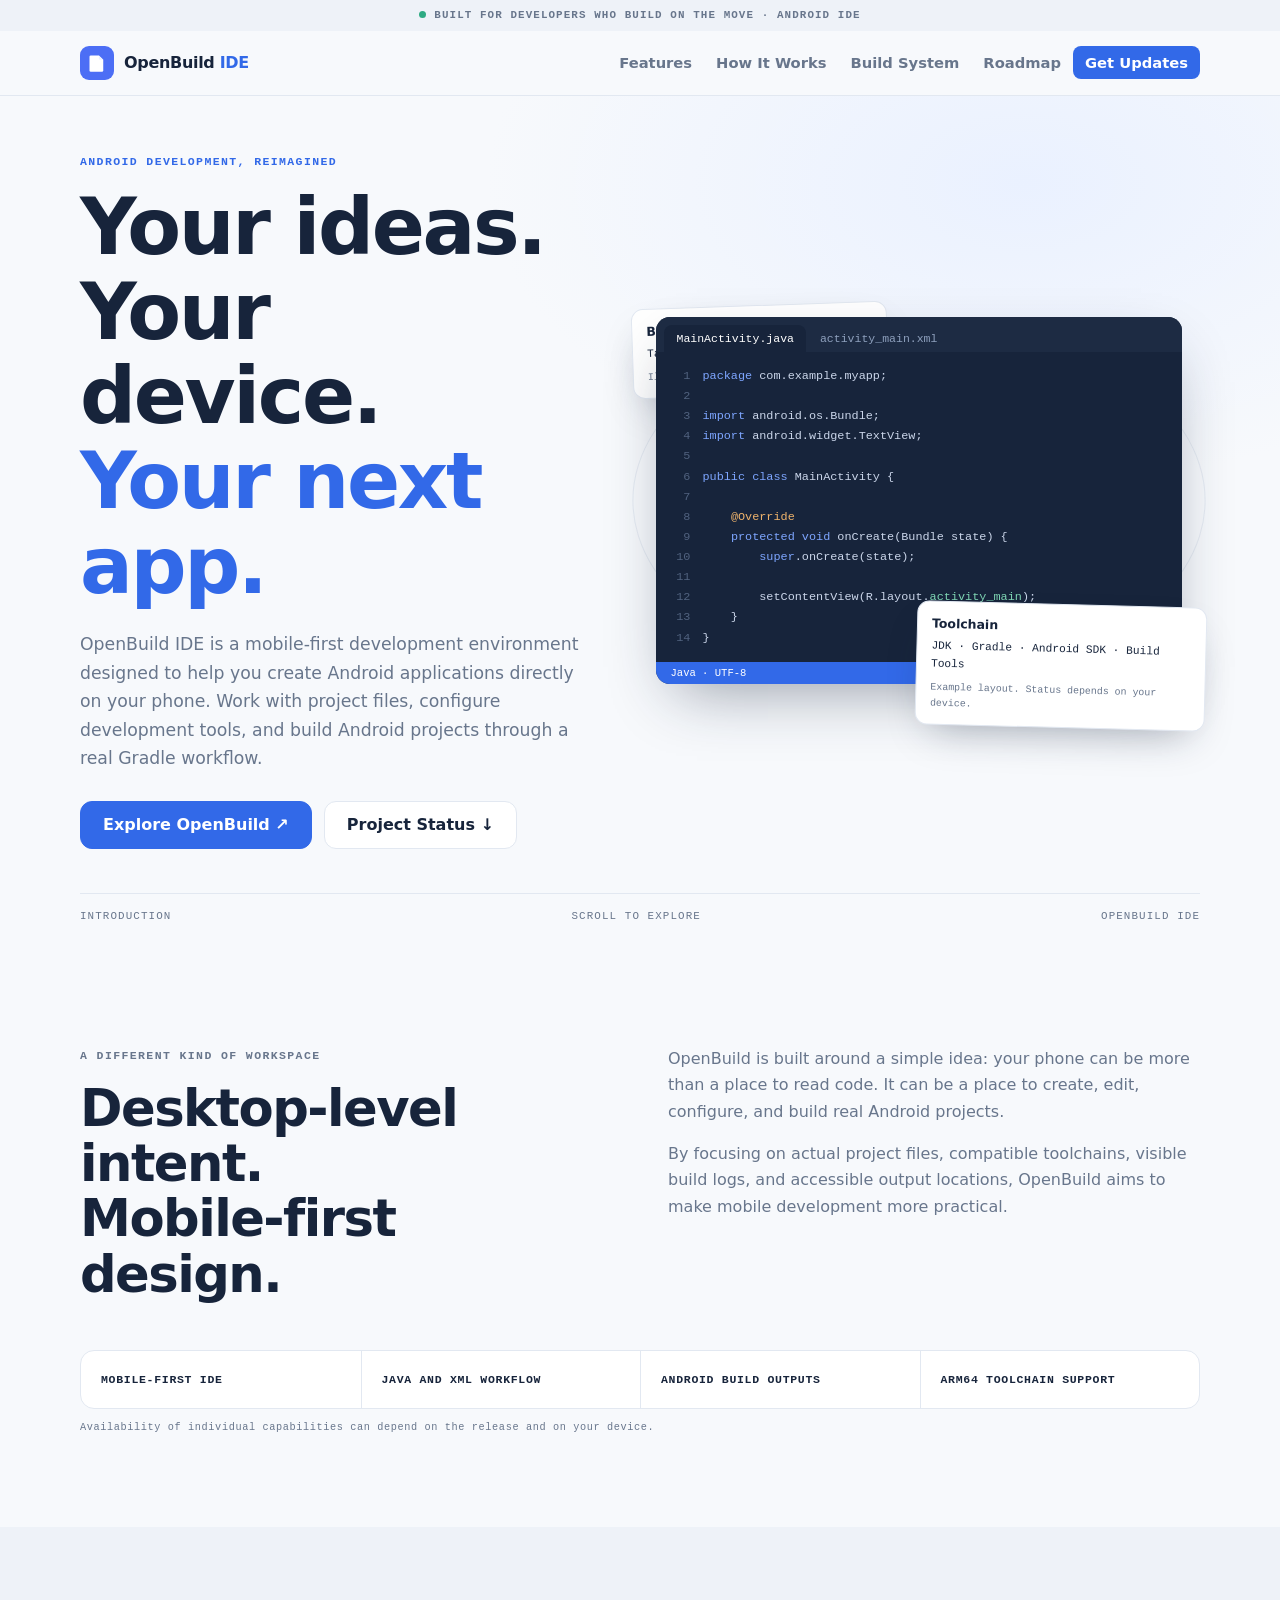
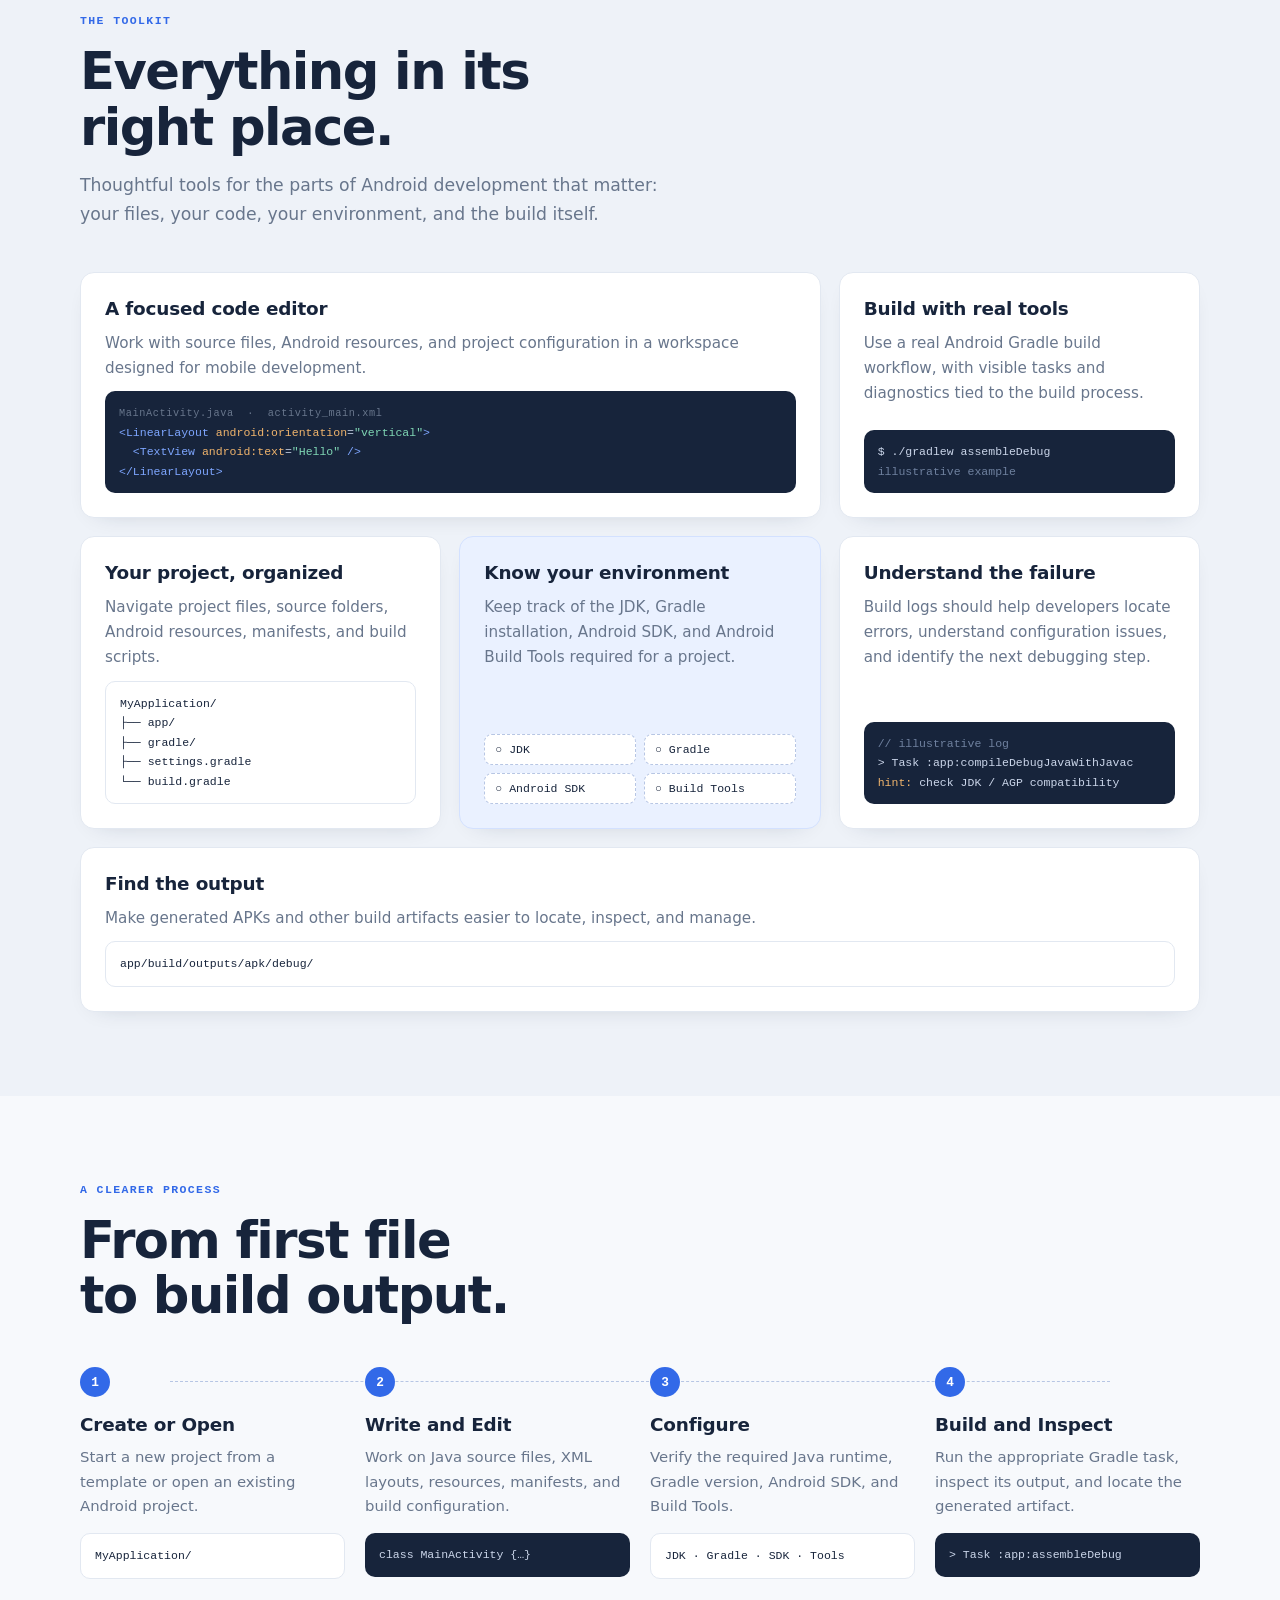
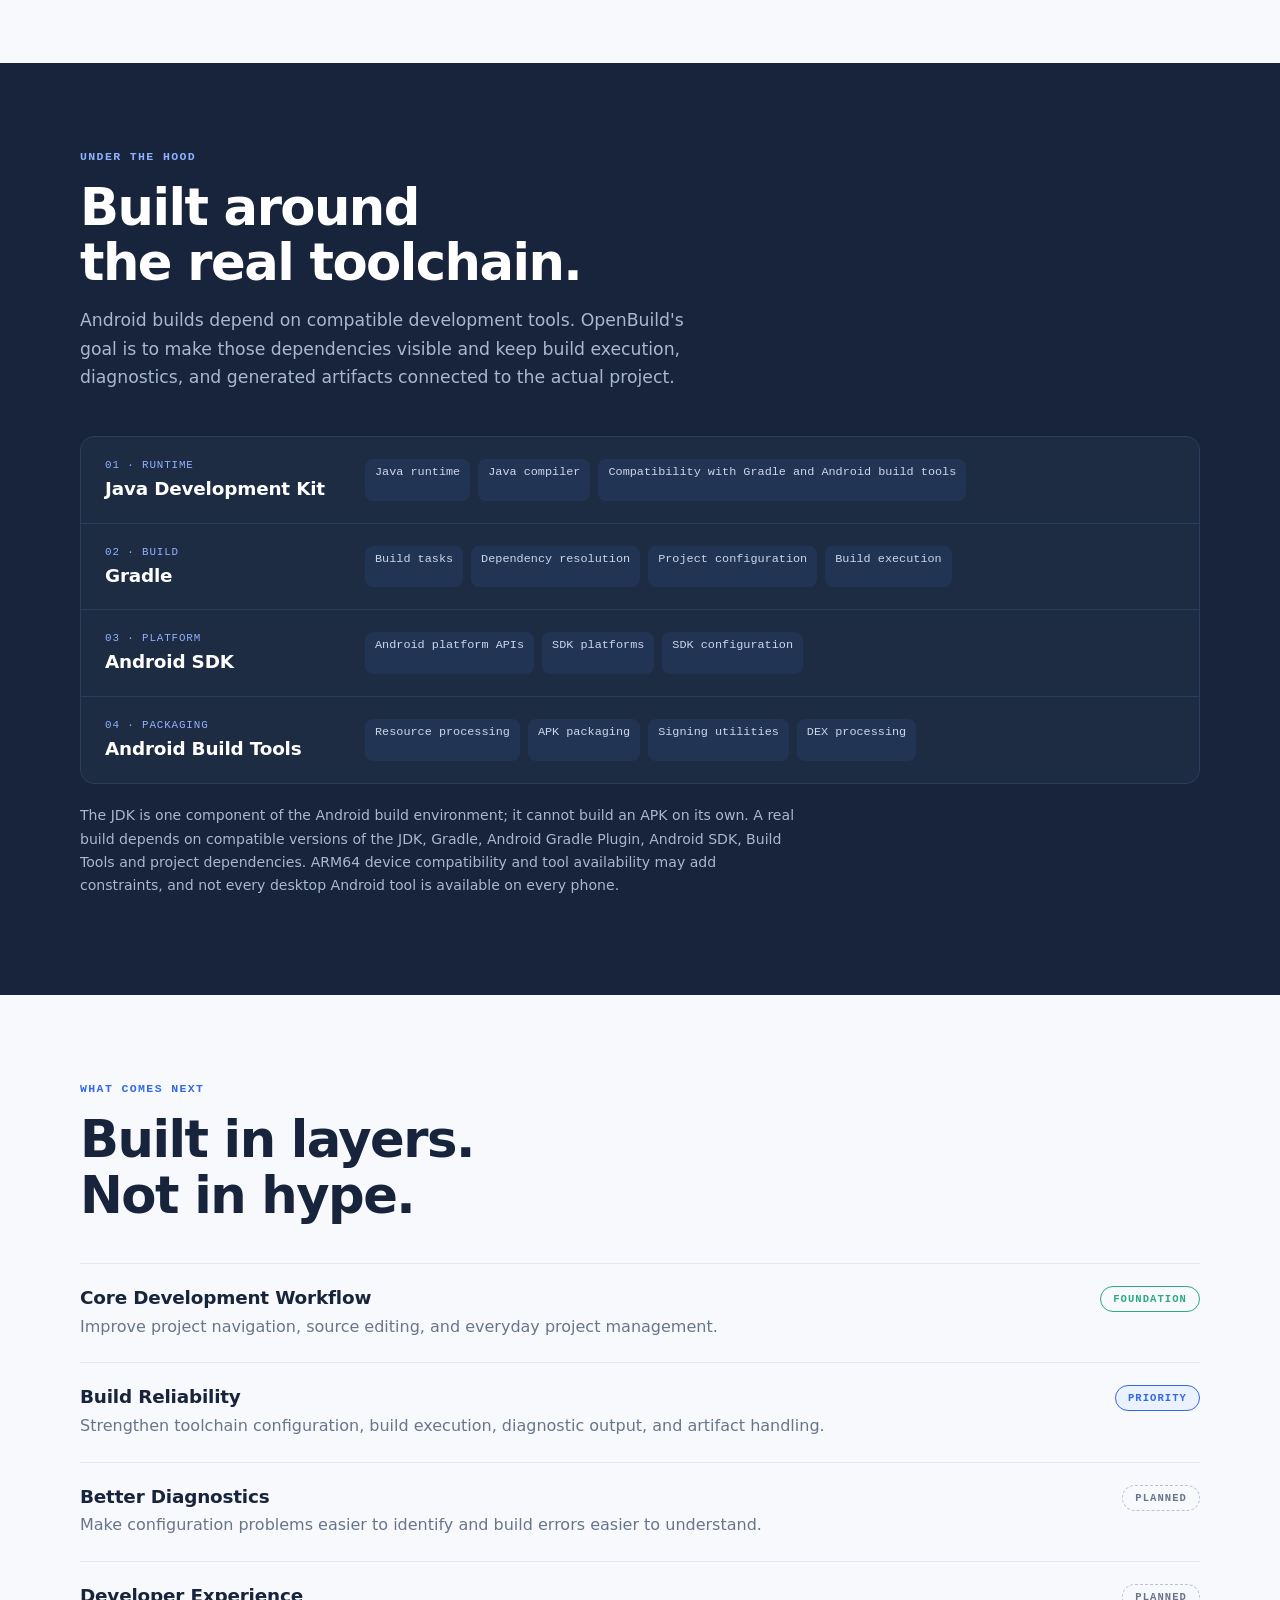
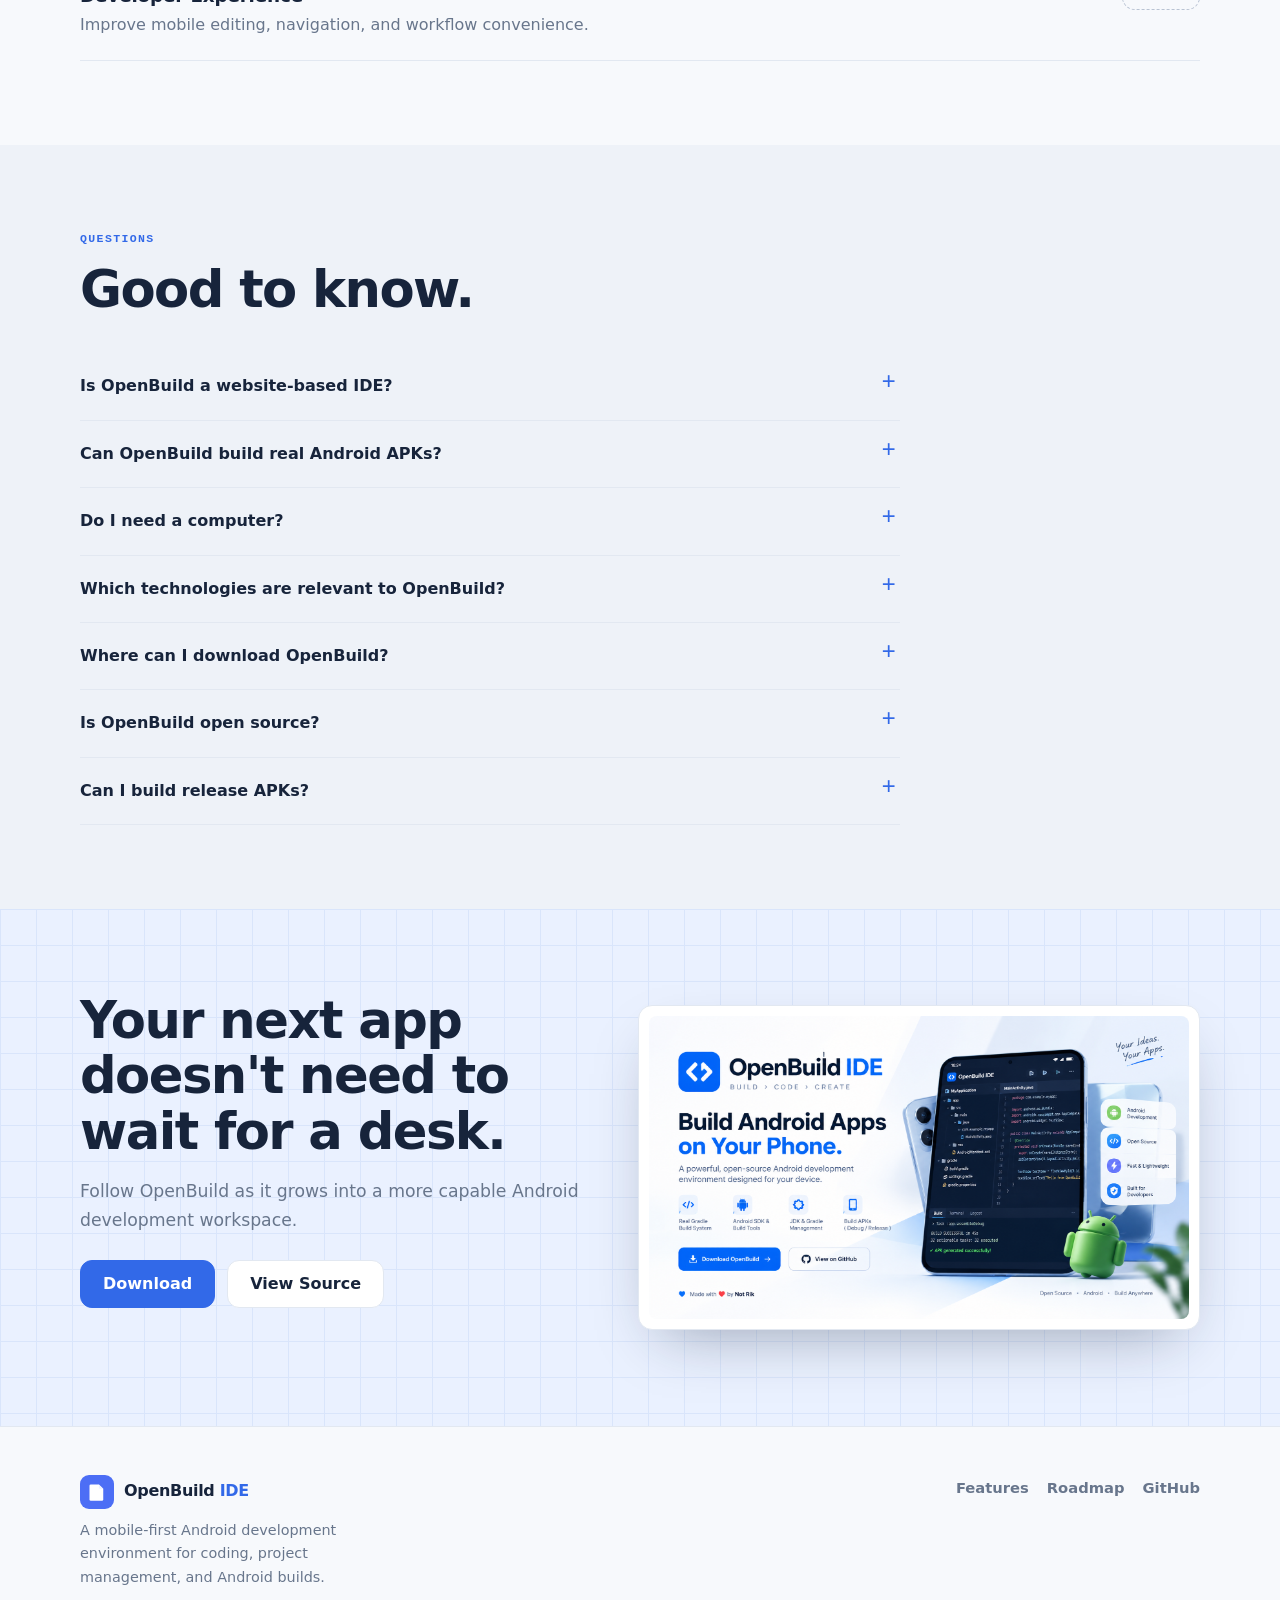
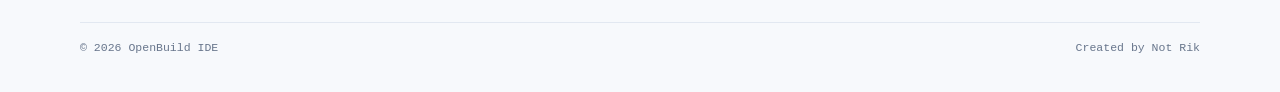
<file: index.html>
<!DOCTYPE html>
<html lang="en">
<head>
<meta charset="utf-8">
<meta name="viewport" content="width=device-width,initial-scale=1">
<title>OpenBuild IDE — Build Android Apps on Your Phone</title>
<meta name="description" content="Discover OpenBuild IDE, a mobile-first Android development environment designed for editing projects, managing toolchains, and building Android applications directly on your phone.">
<meta name="theme-color" content="#F7F9FC">
<!-- TODO before launch: replace REPLACE-WITH-YOUR-DOMAIN.example and add <link rel="canonical"> -->
<meta property="og:type" content="website">
<meta property="og:title" content="OpenBuild IDE — Build Android Apps on Your Phone">
<meta property="og:description" content="A mobile-first workspace for coding, project management, and Android builds.">
<meta property="og:image" content="https://REPLACE-WITH-YOUR-DOMAIN.example/openbuild-social-card.jpg">
<meta property="og:image:width" content="1200"><meta property="og:image:height" content="630">
<meta property="og:image:alt" content="OpenBuild IDE banner showing the app on an Android phone">
<meta name="twitter:card" content="summary_large_image">
<meta name="twitter:title" content="OpenBuild IDE — Build Android Apps on Your Phone">
<meta name="twitter:description" content="A mobile-first workspace for coding, project management, and Android builds.">
<meta name="twitter:image" content="https://REPLACE-WITH-YOUR-DOMAIN.example/openbuild-social-card.jpg">
<link rel="icon" href="favicon.svg" type="image/svg+xml">
<link rel="icon" href="favicon-48.png" sizes="48x48" type="image/png">
<link rel="apple-touch-icon" href="apple-touch-icon.png">
<link rel="stylesheet" href="styles.css">
<script type="application/ld+json">{"@context":"https://schema.org","@type":"SoftwareApplication","name":"OpenBuild IDE","applicationCategory":"DeveloperApplication","operatingSystem":"Android","description":"A mobile-first Android development environment for editing projects, managing toolchains, and building Android applications on a phone."}</script>
</head>
<body>
<div class="top"><i aria-hidden="true"></i>Built for developers who build on the move · Android IDE</div>
<header>
<div class="wrap bar">
<a class="brand" href="#top" aria-label="OpenBuild IDE home"><img src="logo.svg" width="34" height="34" alt=""><span>OpenBuild <span>IDE</span></span></a>
<button id="menu-btn" aria-expanded="false" aria-controls="nav" aria-label="Toggle navigation menu"><span></span></button>
<nav id="nav" aria-label="Main">
<a href="#features">Features</a><a href="#how">How It Works</a><a href="#build">Build System</a><a href="#roadmap">Roadmap</a><a class="pill" href="#cta">Get Updates</a>
</nav>
</div>
</header>
<main id="top">
<section class="hero"><div class="wrap">
<div class="hg">
<div>
<p class="eyebrow">Android development, reimagined</p>
<h1>Your ideas.<br>Your device.<br><span class="bl">Your next app.</span></h1>
<p class="lead">OpenBuild IDE is a mobile-first development environment designed to help you create Android applications directly on your phone. Work with project files, configure development tools, and build Android projects through a real Gradle workflow.</p>
<div class="row"><a class="btn p" href="#product">Explore OpenBuild ↗</a><a class="btn" href="#roadmap">Project Status ↓</a></div>
</div>
<div class="vis" aria-label="Illustrative editor and build panel">
<div class="fl fl2"><b>Build Center</b>Task: <span class="k">assembleDebug</span><small>Illustrative — not a real build result</small></div>
<div class="ed">
<div class="tabs"><span class="on">MainActivity.java</span><span>activity_main.xml</span></div>
<pre aria-label="Example Java code"><span class="l"><span class="k">package</span> com.example.myapp;</span><span class="l"> </span><span class="l"><span class="k">import</span> android.os.Bundle;</span><span class="l"><span class="k">import</span> android.widget.TextView;</span><span class="l"> </span><span class="l"><span class="k">public class</span> MainActivity {</span><span class="l"> </span><span class="l">    <span class="a">@Override</span></span><span class="l">    <span class="k">protected void</span> onCreate(Bundle state) {</span><span class="l">        <span class="k">super</span>.onCreate(state);</span><span class="l"> </span><span class="l">        setContentView(R.layout.<span class="s">activity_main</span>);</span><span class="l">    }</span><span class="l">}</span></pre>
<div class="sb"><span>Java · UTF-8</span><span>Gradle · JDK · SDK</span></div>
</div>
<div class="fl"><b>Toolchain</b>JDK · Gradle · Android SDK · Build Tools<small>Example layout. Status depends on your device.</small></div>
</div>
</div>
<div class="meta"><span>INTRODUCTION</span><span>SCROLL TO EXPLORE</span><span>OPENBUILD IDE</span></div>
</div></section>

<section id="product"><div class="wrap">
<div class="pos rv">
<div><p class="eyebrow">A different kind of workspace</p><h2>Desktop-level intent.<br>Mobile-first design.</h2></div>
<div><p>OpenBuild is built around a simple idea: your phone can be more than a place to read code. It can be a place to create, edit, configure, and build real Android projects.</p><p>By focusing on actual project files, compatible toolchains, visible build logs, and accessible output locations, OpenBuild aims to make mobile development more practical.</p></div>
</div>
<div class="strip rv"><div>MOBILE-FIRST IDE</div><div>JAVA AND XML WORKFLOW</div><div>ANDROID BUILD OUTPUTS</div><div>ARM64 TOOLCHAIN SUPPORT</div></div>
<p class="tag" style="margin-top:12px">Availability of individual capabilities can depend on the release and on your device.</p>
</div></section>

<section id="features" style="background:var(--mu)"><div class="wrap">
<p class="eyebrow">The toolkit</p><h2>Everything in its<br>right place.</h2>
<p class="lead" style="margin-top:16px">Thoughtful tools for the parts of Android development that matter: your files, your code, your environment, and the build itself.</p>
<div class="fg">
<article class="f w4 rv"><h3>A focused code editor</h3><p>Work with source files, Android resources, and project configuration in a workspace designed for mobile development.</p>
<div class="mini"><span class="tag">MainActivity.java  ·  activity_main.xml</span>
<span class="k">&lt;LinearLayout</span> <span class="a">android:orientation</span>=<span class="s">"vertical"</span><span class="k">&gt;</span>
  <span class="k">&lt;TextView</span> <span class="a">android:text</span>=<span class="s">"Hello"</span> <span class="k">/&gt;</span>
<span class="k">&lt;/LinearLayout&gt;</span></div></article>
<article class="f rv"><h3>Build with real tools</h3><p>Use a real Android Gradle build workflow, with visible tasks and diagnostics tied to the build process.</p>
<div class="mini">$ ./gradlew assembleDebug
<span class="c">illustrative example</span></div></article>
<article class="f rv"><h3>Your project, organized</h3><p>Navigate project files, source folders, Android resources, manifests, and build scripts.</p>
<div class="mini lt">MyApplication/
├── app/
├── gradle/
├── settings.gradle
└── build.gradle</div></article>
<article class="f tint rv"><h3>Know your environment</h3><p>Keep track of the JDK, Gradle installation, Android SDK, and Android Build Tools required for a project.</p>
<div class="tc"><span>JDK</span><span>Gradle</span><span>Android SDK</span><span>Build Tools</span></div></article>
<article class="f rv"><h3>Understand the failure</h3><p>Build logs should help developers locate errors, understand configuration issues, and identify the next debugging step.</p>
<div class="mini"><span class="c">// illustrative log</span>
&gt; Task :app:compileDebugJavaWithJavac
<span class="a">hint:</span> check JDK / AGP compatibility</div></article>
<article class="f w6 rv"><h3>Find the output</h3><p>Make generated APKs and other build artifacts easier to locate, inspect, and manage.</p>
<div class="mini lt">app/build/outputs/apk/debug/</div></article>
</div>
</div></section>

<section id="how"><div class="wrap">
<p class="eyebrow">A clearer process</p><h2>From first file<br>to build output.</h2>
<ol class="wf">
<li class="rv"><h3>Create or Open</h3><p>Start a new project from a template or open an existing Android project.</p><div class="mini lt">MyApplication/</div></li>
<li class="rv"><h3>Write and Edit</h3><p>Work on Java source files, XML layouts, resources, manifests, and build configuration.</p><div class="mini">class MainActivity {…}</div></li>
<li class="rv"><h3>Configure</h3><p>Verify the required Java runtime, Gradle version, Android SDK, and Build Tools.</p><div class="mini lt">JDK · Gradle · SDK · Tools</div></li>
<li class="rv"><h3>Build and Inspect</h3><p>Run the appropriate Gradle task, inspect its output, and locate the generated artifact.</p><div class="mini">&gt; Task :app:assembleDebug</div></li>
</ol>
</div></section>

<section id="build" class="dark"><div class="wrap">
<p class="eyebrow">Under the hood</p><h2>Built around<br>the real toolchain.</h2>
<p class="lead" style="margin-top:16px">Android builds depend on compatible development tools. OpenBuild's goal is to make those dependencies visible and keep build execution, diagnostics, and generated artifacts connected to the actual project.</p>
<div class="tl rv">
<div><h3><span>01 · RUNTIME</span>Java Development Kit</h3><ul><li>Java runtime</li><li>Java compiler</li><li>Compatibility with Gradle and Android build tools</li></ul></div>
<div><h3><span>02 · BUILD</span>Gradle</h3><ul><li>Build tasks</li><li>Dependency resolution</li><li>Project configuration</li><li>Build execution</li></ul></div>
<div><h3><span>03 · PLATFORM</span>Android SDK</h3><ul><li>Android platform APIs</li><li>SDK platforms</li><li>SDK configuration</li></ul></div>
<div><h3><span>04 · PACKAGING</span>Android Build Tools</h3><ul><li>Resource processing</li><li>APK packaging</li><li>Signing utilities</li><li>DEX processing</li></ul></div>
</div>
<p class="note">The JDK is one component of the Android build environment; it cannot build an APK on its own. A real build depends on compatible versions of the JDK, Gradle, Android Gradle Plugin, Android SDK, Build Tools and project dependencies. ARM64 device compatibility and tool availability may add constraints, and not every desktop Android tool is available on every phone.</p>
</div></section>

<section id="roadmap"><div class="wrap">
<p class="eyebrow">What comes next</p><h2>Built in layers.<br>Not in hype.</h2>
<!-- Edit statuses by changing data-s (foundation | priority | planned) and the label text. No dates are promised. -->
<ul class="rm">
<li class="rv"><div><h3>Core Development Workflow</h3><p>Improve project navigation, source editing, and everyday project management.</p></div><span class="st" data-s="foundation">FOUNDATION</span></li>
<li class="rv"><div><h3>Build Reliability</h3><p>Strengthen toolchain configuration, build execution, diagnostic output, and artifact handling.</p></div><span class="st" data-s="priority">PRIORITY</span></li>
<li class="rv"><div><h3>Better Diagnostics</h3><p>Make configuration problems easier to identify and build errors easier to understand.</p></div><span class="st" data-s="planned">PLANNED</span></li>
<li class="rv"><div><h3>Developer Experience</h3><p>Improve mobile editing, navigation, and workflow convenience.</p></div><span class="st" data-s="planned">PLANNED</span></li>
</ul>
</div></section>

<section id="faq" style="background:var(--mu)"><div class="wrap">
<p class="eyebrow">Questions</p><h2>Good to know.</h2>
<div class="faq">
<details><summary>Is OpenBuild a website-based IDE?</summary><p>No. OpenBuild IDE is an Android development environment project. This website provides information about the product.</p></details>
<details><summary>Can OpenBuild build real Android APKs?</summary><p>OpenBuild is designed around real Android Gradle builds. Successful builds depend on compatible project configuration, toolchain installations, dependencies, and device limitations.</p></details>
<details><summary>Do I need a computer?</summary><p>OpenBuild focuses on development directly on Android devices. Some projects or toolchain configurations may still have limitations.</p></details>
<details><summary>Which technologies are relevant to OpenBuild?</summary><p>Java, XML, Gradle, the Android SDK, the JDK, and Android Build Tools are part of the Android development workflow.</p></details>
<details><summary>Where can I download OpenBuild?</summary><p>The official download destination will be linked here when the release URL is available.</p></details>
<details><summary>Is OpenBuild open source?</summary><p>Check the official repository for the project's current licensing and source-availability information.</p></details>
<details><summary>Can I build release APKs?</summary><p>Release builds depend on the project configuration, available toolchain, and signing setup. Consult the actual project and release documentation for supported workflows.</p></details>
</div>
</div></section>

<section id="cta" class="cta"><div class="wrap cg">
<div class="rv"><h2>Your next app<br>doesn't need to<br>wait for a desk.</h2>
<p class="lead">Follow OpenBuild as it grows into a more capable Android development workspace.</p>
<div class="row"><a class="btn p" href="#cta" data-cfg="downloadUrl">Download</a><a class="btn" href="#cta" data-cfg="githubUrl">View Source</a></div>
<p id="cta-note" role="status" aria-live="polite"></p></div>
<div class="frame rv"><img src="openbuild-banner-original.png" width="1672" height="941" loading="lazy" alt="OpenBuild IDE promotional banner: the IDE on an Android phone with a project tree, Java editor and build output"></div>
</div></section>
</main>
<footer><div class="wrap">
<div class="ft"><div><a class="brand" href="#top"><img src="logo.svg" width="34" height="34" alt=""><span>OpenBuild <span>IDE</span></span></a><p>A mobile-first Android development environment for coding, project management, and Android builds.</p></div>
<ul><li><a href="#features">Features</a></li><li><a href="#roadmap">Roadmap</a></li><li><a data-cfg="githubUrl" data-hide-empty href="#" hidden>GitHub</a></li></ul></div>
<div class="cp"><span>© <span id="yr">2026</span> OpenBuild IDE</span><span>Created by Not Rik</span></div>
</div></footer>
<script src="site-config.js"></script>
<script src="script.js"></script>
</body>
</html>
</file>
<file: styles.css>
:root{--bg:#F7F9FC;--sf:#fff;--tx:#17243B;--tx2:#68768C;--bl:#3269E8;--bd:#2352CA;--sb:#EAF1FF;--ln:#E2E8F1;--gn:#2EAA83;--mu:#EEF2F8;--dk:#17243B;--dk2:#1D2B43;--r:14px;--mono:"JetBrains Mono","DM Mono",ui-monospace,SFMono-Regular,Menlo,Consolas,monospace;--sans:Manrope,Inter,"Segoe UI",system-ui,-apple-system,Roboto,sans-serif}
*{box-sizing:border-box}html{scroll-behavior:smooth;scroll-padding-top:84px}
body{margin:0;background:var(--bg);color:var(--tx);font:16px/1.65 var(--sans);-webkit-font-smoothing:antialiased;overflow-x:hidden}
img{max-width:100%;height:auto;display:block}a{color:inherit}
:focus-visible{outline:3px solid var(--bl);outline-offset:3px;border-radius:6px}
.wrap{max-width:1160px;margin:0 auto;padding:0 20px}
.mono,.eyebrow,code,pre{font-family:var(--mono)}
.eyebrow{font-size:.72rem;letter-spacing:.12em;text-transform:uppercase;color:var(--bl);margin:0 0 14px;font-weight:600}
h1,h2,h3{line-height:1.08;letter-spacing:-.03em;margin:0}
h1{font-size:clamp(2.6rem,8vw,4.9rem);font-weight:800}h2{font-size:clamp(2rem,5vw,3.2rem);font-weight:800}h3{font-size:1.15rem;letter-spacing:-.01em;line-height:1.3}
.bl{color:var(--bl)}.lead{color:var(--tx2);font-size:1.08rem;max-width:56ch}
section{padding:84px 0}
.top{background:var(--mu);font:600 .68rem/1 var(--mono);letter-spacing:.1em;text-transform:uppercase;text-align:center;padding:10px 14px;color:var(--tx2)}
.top i,.dot{display:inline-block;width:7px;height:7px;border-radius:50%;background:var(--gn);margin-right:8px;animation:p 2.4s infinite}
@keyframes p{50%{opacity:.35}}
header{position:sticky;top:0;z-index:50;background:rgba(247,249,252,.94);backdrop-filter:blur(8px);border-bottom:1px solid var(--ln)}
.bar{display:flex;align-items:center;justify-content:space-between;height:64px}
.brand{display:flex;align-items:center;gap:10px;font-weight:800;text-decoration:none;letter-spacing:-.02em}.brand img{width:34px;height:34px;border-radius:9px}.brand span span{color:var(--bl)}
nav a{text-decoration:none;font-weight:600;font-size:.92rem;color:var(--tx2);padding:8px 12px;border-radius:8px}nav a:hover{color:var(--bl);background:var(--sb)}
nav a.pill{background:var(--bl);color:#fff}nav a.pill:hover{background:var(--bd);color:#fff}
#menu-btn{display:none;width:44px;height:44px;border:1px solid var(--ln);background:var(--sf);border-radius:10px;cursor:pointer}
#menu-btn span,#menu-btn span:before,#menu-btn span:after{display:block;width:18px;height:2px;background:var(--tx);margin:auto;position:relative;content:"";transition:.2s}
#menu-btn span:before{position:absolute;top:-6px;left:0}#menu-btn span:after{position:absolute;top:6px;left:0}
#menu-btn[aria-expanded=true] span{background:transparent}#menu-btn[aria-expanded=true] span:before{top:0;transform:rotate(45deg)}#menu-btn[aria-expanded=true] span:after{top:0;transform:rotate(-45deg)}
.btn{display:inline-flex;align-items:center;gap:8px;min-height:48px;padding:0 22px;border-radius:12px;font-weight:700;text-decoration:none;border:1px solid var(--ln);background:var(--sf);transition:.18s;cursor:pointer}
.btn:hover{transform:translateY(-1px);border-color:var(--bl)}.btn.p{background:var(--bl);border-color:var(--bl);color:#fff}.btn.p:hover{background:var(--bd)}
.row{display:flex;gap:12px;flex-wrap:wrap}
.hero{padding:56px 0 40px;background:radial-gradient(60% 50% at 80% 10%,var(--sb),transparent 70%)}
.hg{display:grid;grid-template-columns:1fr 1.1fr;gap:48px;align-items:center}
.hero p.lead{margin:22px 0 28px}
.meta{display:flex;justify-content:space-between;gap:12px;flex-wrap:wrap;margin-top:44px;padding-top:16px;border-top:1px solid var(--ln);font:.68rem var(--mono);letter-spacing:.1em;color:var(--tx2)}
.vis{position:relative;padding:18px}
.vis:before{content:"";position:absolute;inset:0;border:1px solid var(--ln);border-radius:50%;transform:scale(1.02,.9);opacity:.8;pointer-events:none}
.ed{background:var(--dk);border-radius:var(--r);box-shadow:0 24px 60px -20px rgba(23,36,59,.45);overflow:hidden;color:#cbd6ea;position:relative}
.tabs{display:flex;gap:2px;background:var(--dk2);padding:8px 8px 0;font:.72rem var(--mono)}.tabs span{padding:7px 12px;border-radius:8px 8px 0 0;color:#8ea0bd}.tabs .on{background:var(--dk);color:#fff}
pre{margin:0;padding:14px 0;font-size:.74rem;line-height:1.7;overflow-x:auto;counter-reset:l}
pre span.l{display:block;padding:0 16px 0 0;white-space:pre}pre span.l:before{counter-increment:l;content:counter(l);display:inline-block;width:34px;margin-right:12px;text-align:right;color:#51627f}
.k{color:#7ea6ff}.s{color:#7fd6b4}.a{color:#f0b46c}.c{color:#6f819f}
.sb{display:flex;justify-content:space-between;background:var(--bl);color:#fff;font:.66rem var(--mono);padding:5px 14px}
.fl{position:absolute;right:-6px;bottom:-26px;width:min(290px,72%);background:var(--sf);border:1px solid var(--ln);border-radius:12px;box-shadow:0 18px 40px -16px rgba(23,36,59,.35);padding:12px 14px;font:.7rem/1.6 var(--mono);color:var(--tx);transform:rotate(1.5deg)}
.fl b{display:block;font-family:var(--sans);font-size:.78rem;margin-bottom:4px}.fl small{display:block;color:var(--tx2);margin-top:6px;font-size:.62rem}
.fl2{left:-6px;top:6px;bottom:auto;right:auto;width:auto;transform:rotate(-2deg)}
.pos{display:grid;grid-template-columns:1fr 1fr;gap:56px}.pos p{color:var(--tx2);margin:0 0 16px}
.strip{display:grid;grid-template-columns:repeat(4,1fr);margin-top:48px;border:1px solid var(--ln);border-radius:var(--r);background:var(--sf);overflow:hidden}
.strip div{padding:20px;font:600 .72rem/1.5 var(--mono);letter-spacing:.06em;border-left:1px solid var(--ln)}.strip div:first-child{border:0}
.fg{display:grid;grid-template-columns:repeat(6,1fr);gap:18px;margin-top:44px}
.f{grid-column:span 2;background:var(--sf);border:1px solid var(--ln);border-radius:var(--r);padding:24px;box-shadow:0 8px 24px -18px rgba(23,36,59,.3);display:flex;flex-direction:column;gap:10px;min-width:0}
.f.w4{grid-column:span 4}.f.w6{grid-column:span 6}.f p{margin:0;color:var(--tx2);font-size:.95rem}
.f.tint{background:var(--sb);border-color:#d3e1ff}
.mini{margin-top:auto;background:var(--dk);color:#cbd6ea;border-radius:10px;padding:12px 14px;font:.72rem/1.7 var(--mono);overflow-x:auto;white-space:pre}
.mini.lt{background:var(--sf);color:var(--tx);border:1px solid var(--ln)}
.tag{font:.64rem var(--mono);color:var(--tx2);letter-spacing:.06em}
.tc{display:grid;grid-template-columns:1fr 1fr;gap:8px;margin-top:auto}.tc span{font:.72rem var(--mono);border:1px dashed #b7c6e4;border-radius:8px;padding:8px 10px;background:var(--sf)}.tc span:before{content:"○ "}
.wf{list-style:none;margin:44px 0 0;padding:0;display:grid;grid-template-columns:repeat(4,1fr);gap:20px;position:relative;counter-reset:s}
.wf:before{content:"";position:absolute;left:8%;right:8%;top:14px;border-top:1px dashed #b7c6e4}
.wf li{position:relative;counter-increment:s}.wf li:before{content:counter(s);position:relative;display:grid;place-items:center;width:30px;height:30px;border-radius:50%;background:var(--bl);color:#fff;font:700 .8rem var(--mono);margin-bottom:16px}
.wf p{color:var(--tx2);font-size:.93rem;margin:8px 0 14px}
.dark{background:var(--dk);color:#fff}.dark .eyebrow{color:#8fb1ff}.dark .lead{color:#a9b7cf}
.tl{margin-top:44px;border:1px solid #2b3d5c;border-radius:var(--r);background:var(--dk2);overflow:hidden}
.tl>div{display:grid;grid-template-columns:240px 1fr;gap:20px;padding:22px 24px;border-top:1px solid #2b3d5c}.tl>div:first-child{border:0}
.tl h3 span{display:block;font:.68rem var(--mono);color:#8fb1ff;margin-bottom:6px;letter-spacing:.08em}
.tl ul{margin:0;padding:0;list-style:none;display:flex;flex-wrap:wrap;gap:8px}.tl li{font:.74rem var(--mono);background:#223453;border-radius:8px;padding:6px 10px;color:#cbd6ea}
.note{margin-top:20px;font-size:.88rem;color:#a9b7cf;max-width:80ch}
.rm{list-style:none;margin:40px 0 0;padding:0;border-top:1px solid var(--ln)}
.rm li{display:grid;grid-template-columns:1fr auto;gap:8px 24px;padding:22px 0;border-bottom:1px solid var(--ln)}.rm p{margin:4px 0 0;color:var(--tx2)}
.st{font:700 .66rem var(--mono);letter-spacing:.1em;padding:6px 12px;border-radius:99px;border:1px solid;align-self:start}
.st[data-s=foundation]{color:var(--gn);border-color:var(--gn)}.st[data-s=priority]{color:var(--bl);border-color:var(--bl);background:var(--sb)}.st[data-s=planned]{color:var(--tx2);border-color:#b9c3d3;border-style:dashed}
.faq{margin-top:36px;max-width:820px}
details{border-bottom:1px solid var(--ln)}summary{list-style:none;cursor:pointer;padding:20px 40px 20px 0;font-weight:700;position:relative}summary::-webkit-details-marker{display:none}
summary:after{content:"+";position:absolute;right:4px;top:16px;font:400 1.5rem var(--mono);color:var(--bl);transition:transform .2s}details[open] summary:after{transform:rotate(45deg)}
details p{margin:0 0 20px;color:var(--tx2);max-width:64ch}
.cta{background:var(--sb);background-image:linear-gradient(#d9e5fb 1px,transparent 1px),linear-gradient(90deg,#d9e5fb 1px,transparent 1px);background-size:36px 36px}
.cg{display:grid;grid-template-columns:1fr 1.1fr;gap:48px;align-items:center}
.cta p.lead{margin:18px 0 26px}#cta-note{min-height:1.6em;margin:14px 0 0;font:.76rem var(--mono);color:var(--tx2)}
.frame{background:var(--sf);border:1px solid var(--ln);border-radius:var(--r);padding:10px;box-shadow:0 24px 60px -24px rgba(23,36,59,.4)}.frame img{border-radius:8px;width:100%}
footer{padding:48px 0 32px;border-top:1px solid var(--ln)}
.ft{display:flex;justify-content:space-between;gap:28px;flex-wrap:wrap}.ft p{color:var(--tx2);font-size:.9rem;max-width:36ch;margin:10px 0 0}
.ft ul{list-style:none;margin:0;padding:0;display:flex;gap:18px;flex-wrap:wrap}.ft ul a{text-decoration:none;color:var(--tx2);font-weight:600;font-size:.92rem}.ft ul a:hover{color:var(--bl)}
.cp{margin-top:32px;padding-top:18px;border-top:1px solid var(--ln);display:flex;justify-content:space-between;gap:12px;flex-wrap:wrap;font:.72rem var(--mono);color:var(--tx2)}
.js .rv{opacity:0;transform:translateY(14px);transition:opacity .6s,transform .6s}.js .rv.in{opacity:1;transform:none}
@media(max-width:900px){
 section{padding:60px 0}.hg,.pos,.cg{grid-template-columns:1fr;gap:36px}.strip{grid-template-columns:1fr 1fr}.strip div:nth-child(3){border-left:0}.strip div:nth-child(n+3){border-top:1px solid var(--ln)}
 .fg{grid-template-columns:1fr}.f,.f.w4,.f.w6{grid-column:auto}.wf{grid-template-columns:1fr}.wf:before{display:none}
 .tl>div{grid-template-columns:1fr;gap:12px}.rm li{grid-template-columns:1fr}
 #menu-btn{display:block}nav{position:absolute;left:0;right:0;top:100%;background:var(--bg);border-bottom:1px solid var(--ln);display:none;flex-direction:column;padding:10px 20px 18px}nav.open{display:flex}nav a{padding:14px 8px;font-size:1rem}nav a.pill{text-align:center;margin-top:8px}
 .fl{position:relative;right:auto;bottom:auto;margin:-18px 0 0 auto}.fl2{margin:0 0 10px;left:auto;top:auto}.vis:before{display:none}.btn{flex:1 1 100%;justify-content:center}
}
@media(prefers-reduced-motion:reduce){*{animation:none!important;transition:none!important;scroll-behavior:auto!important}.js .rv{opacity:1;transform:none}}
</file>
